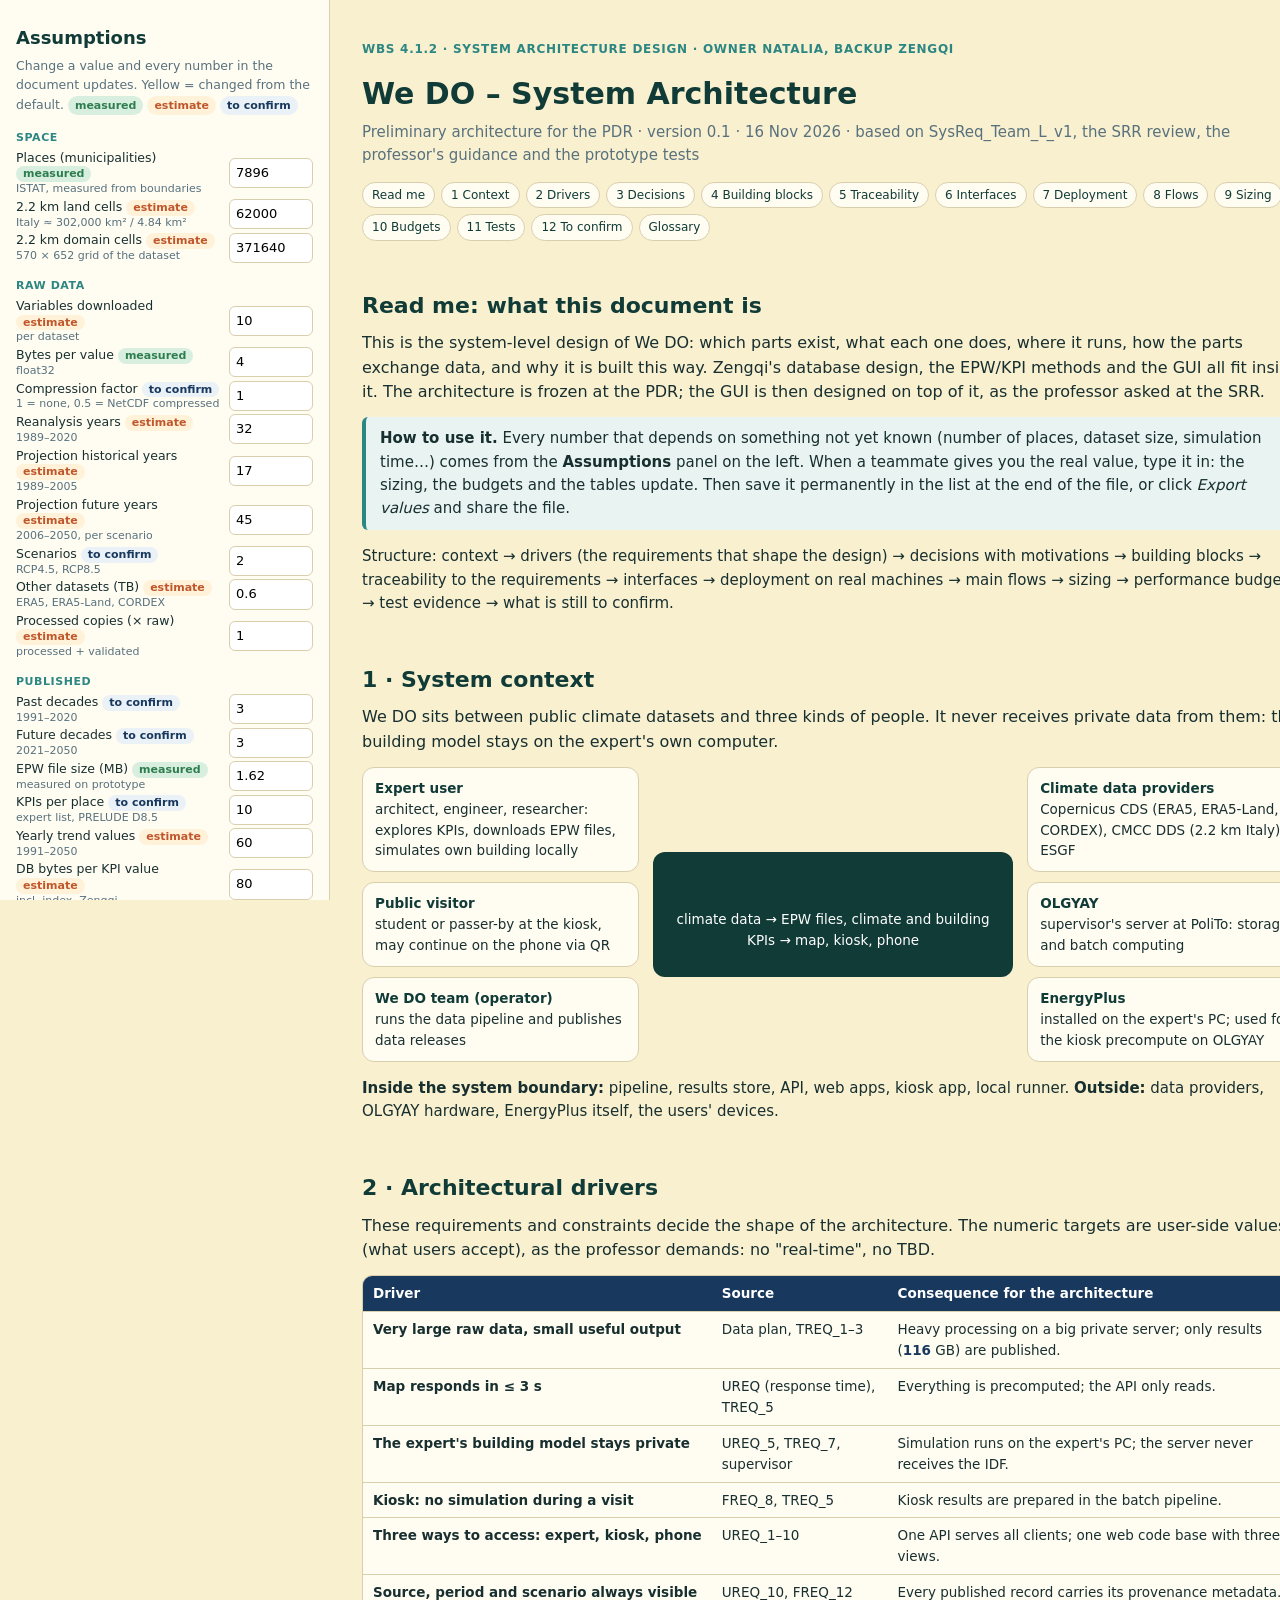
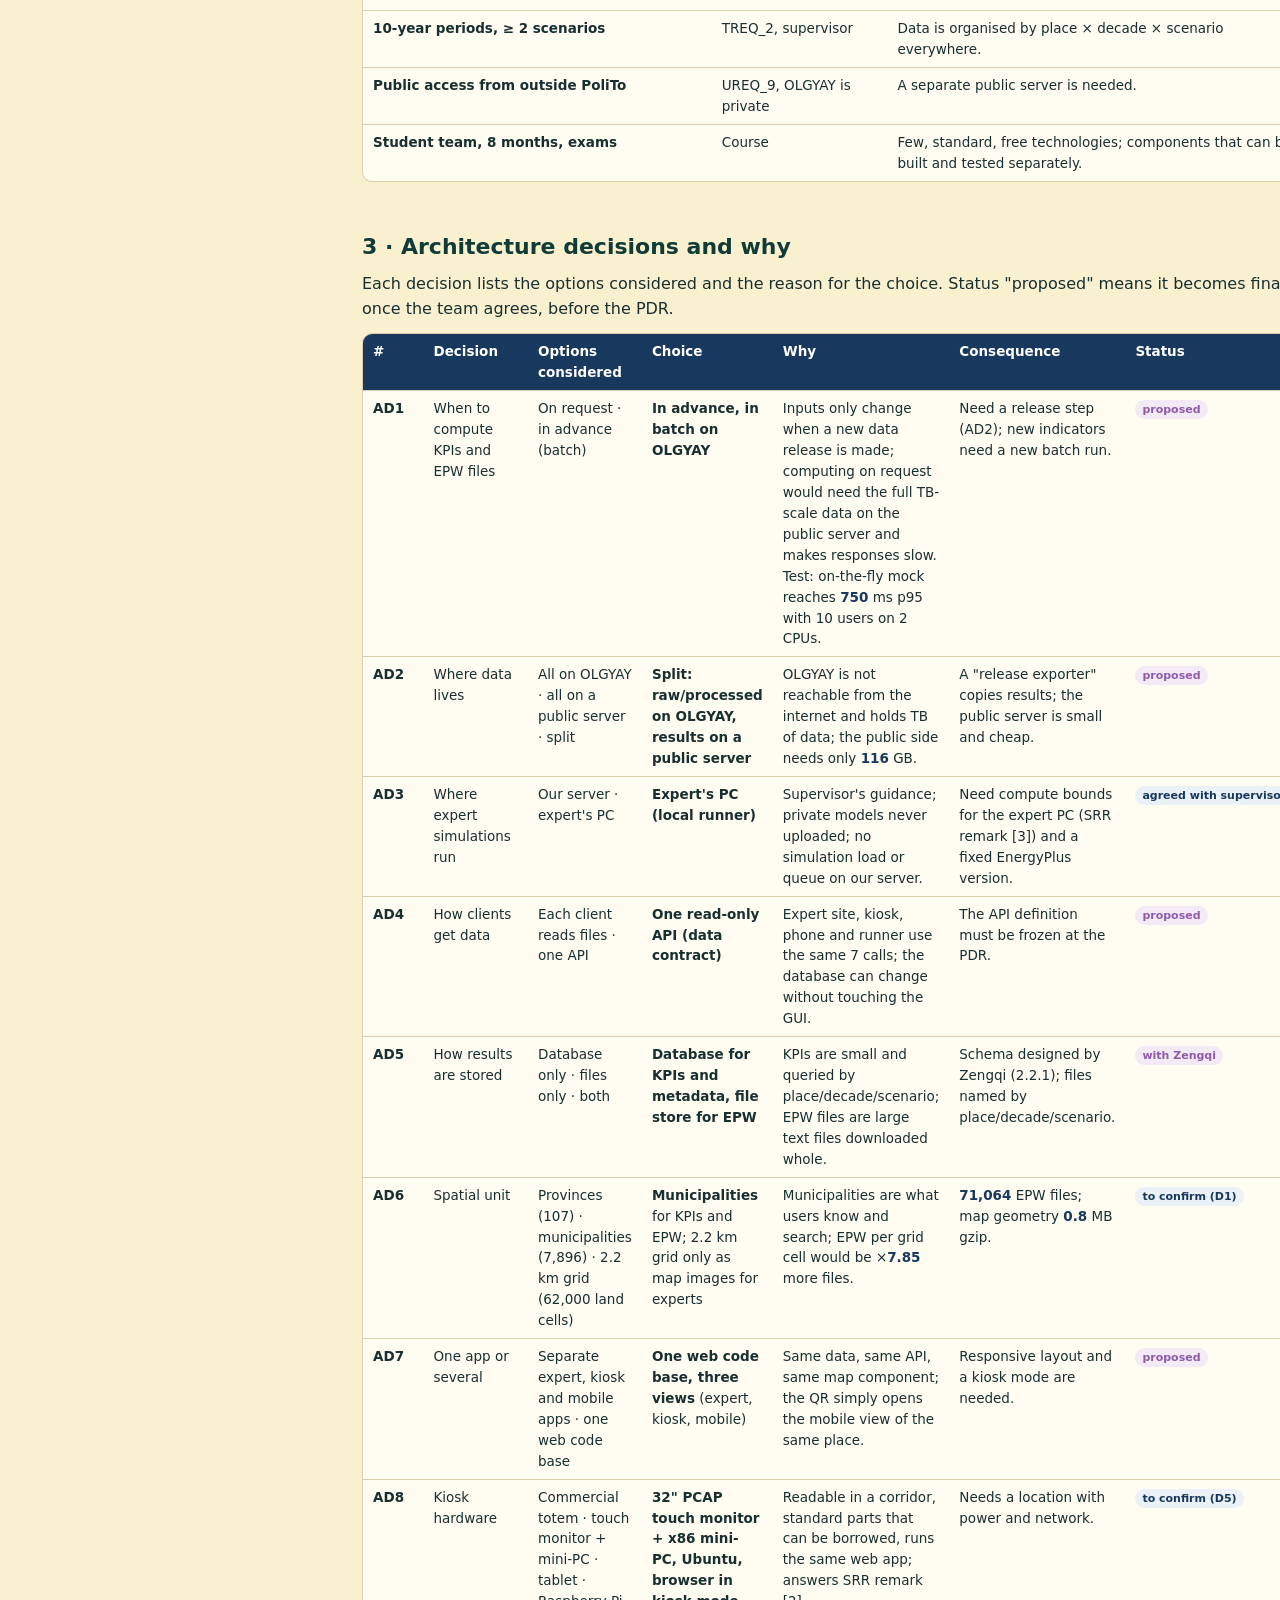
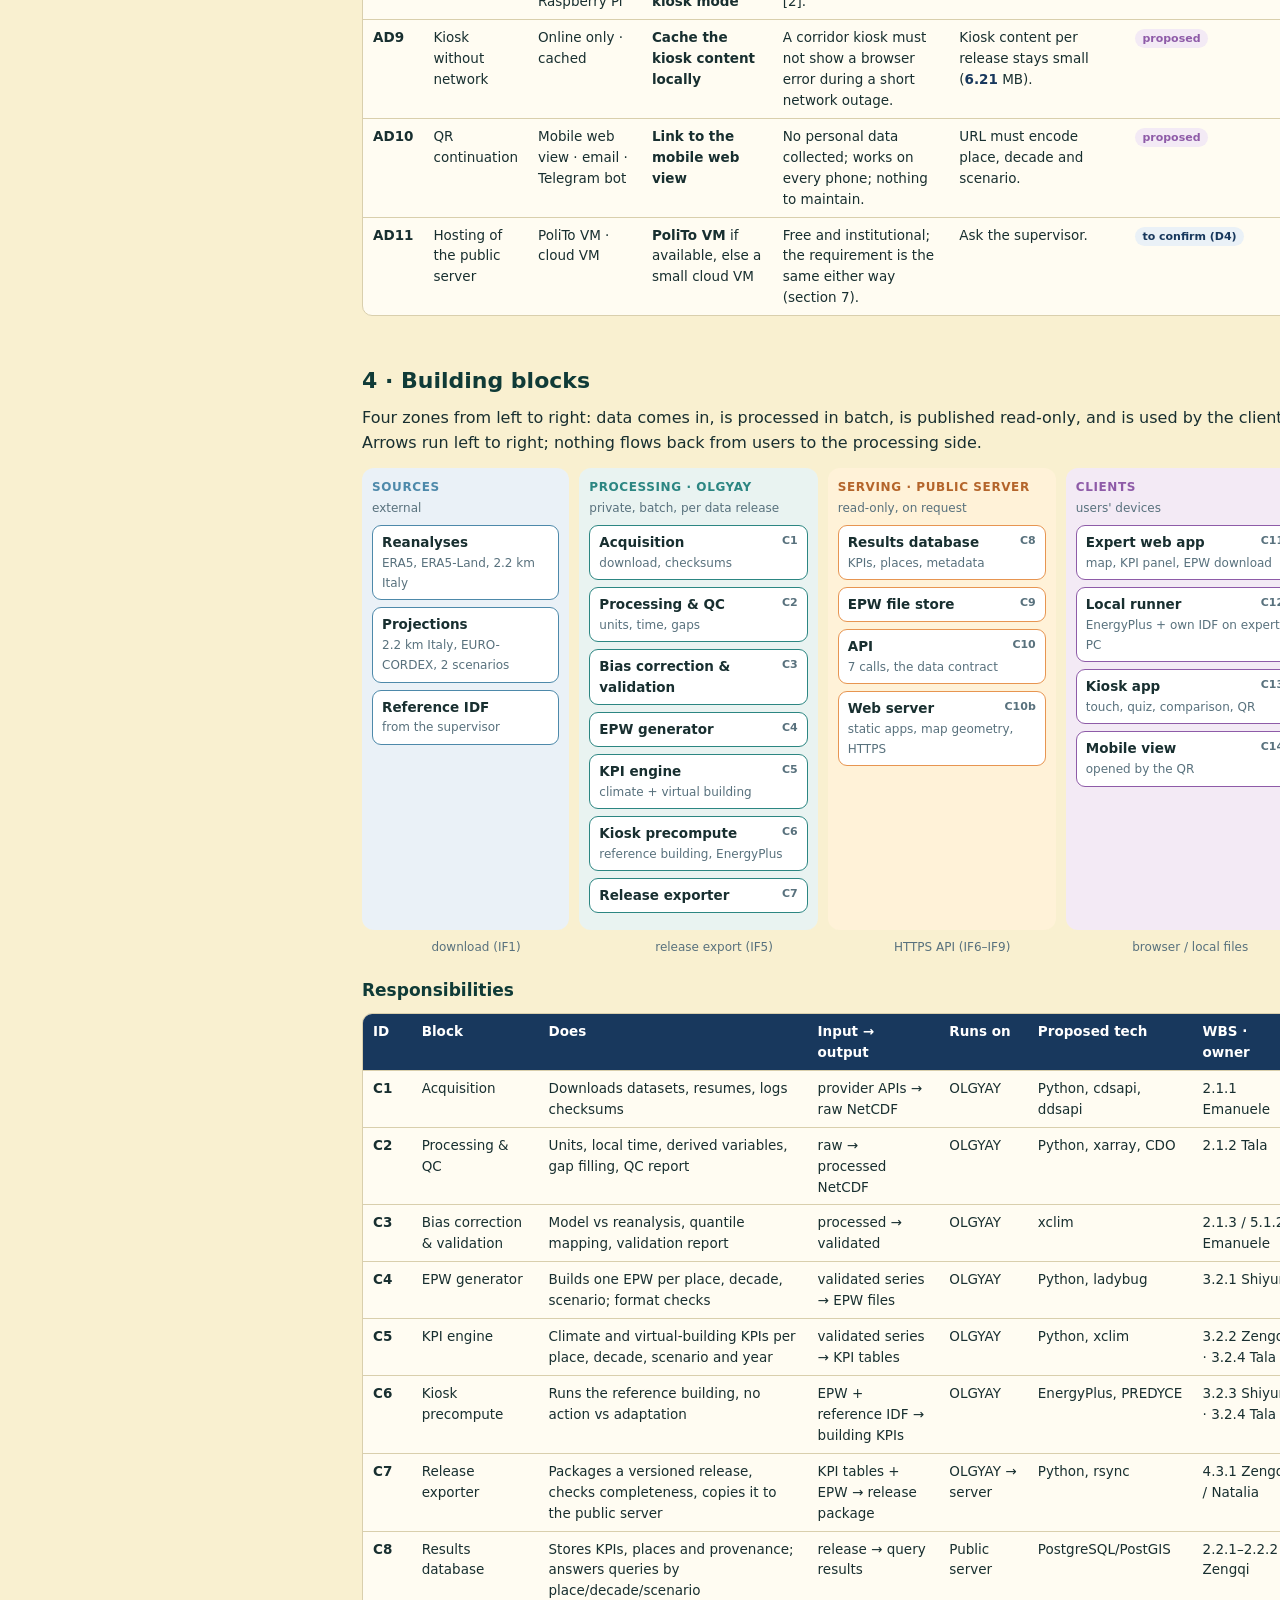
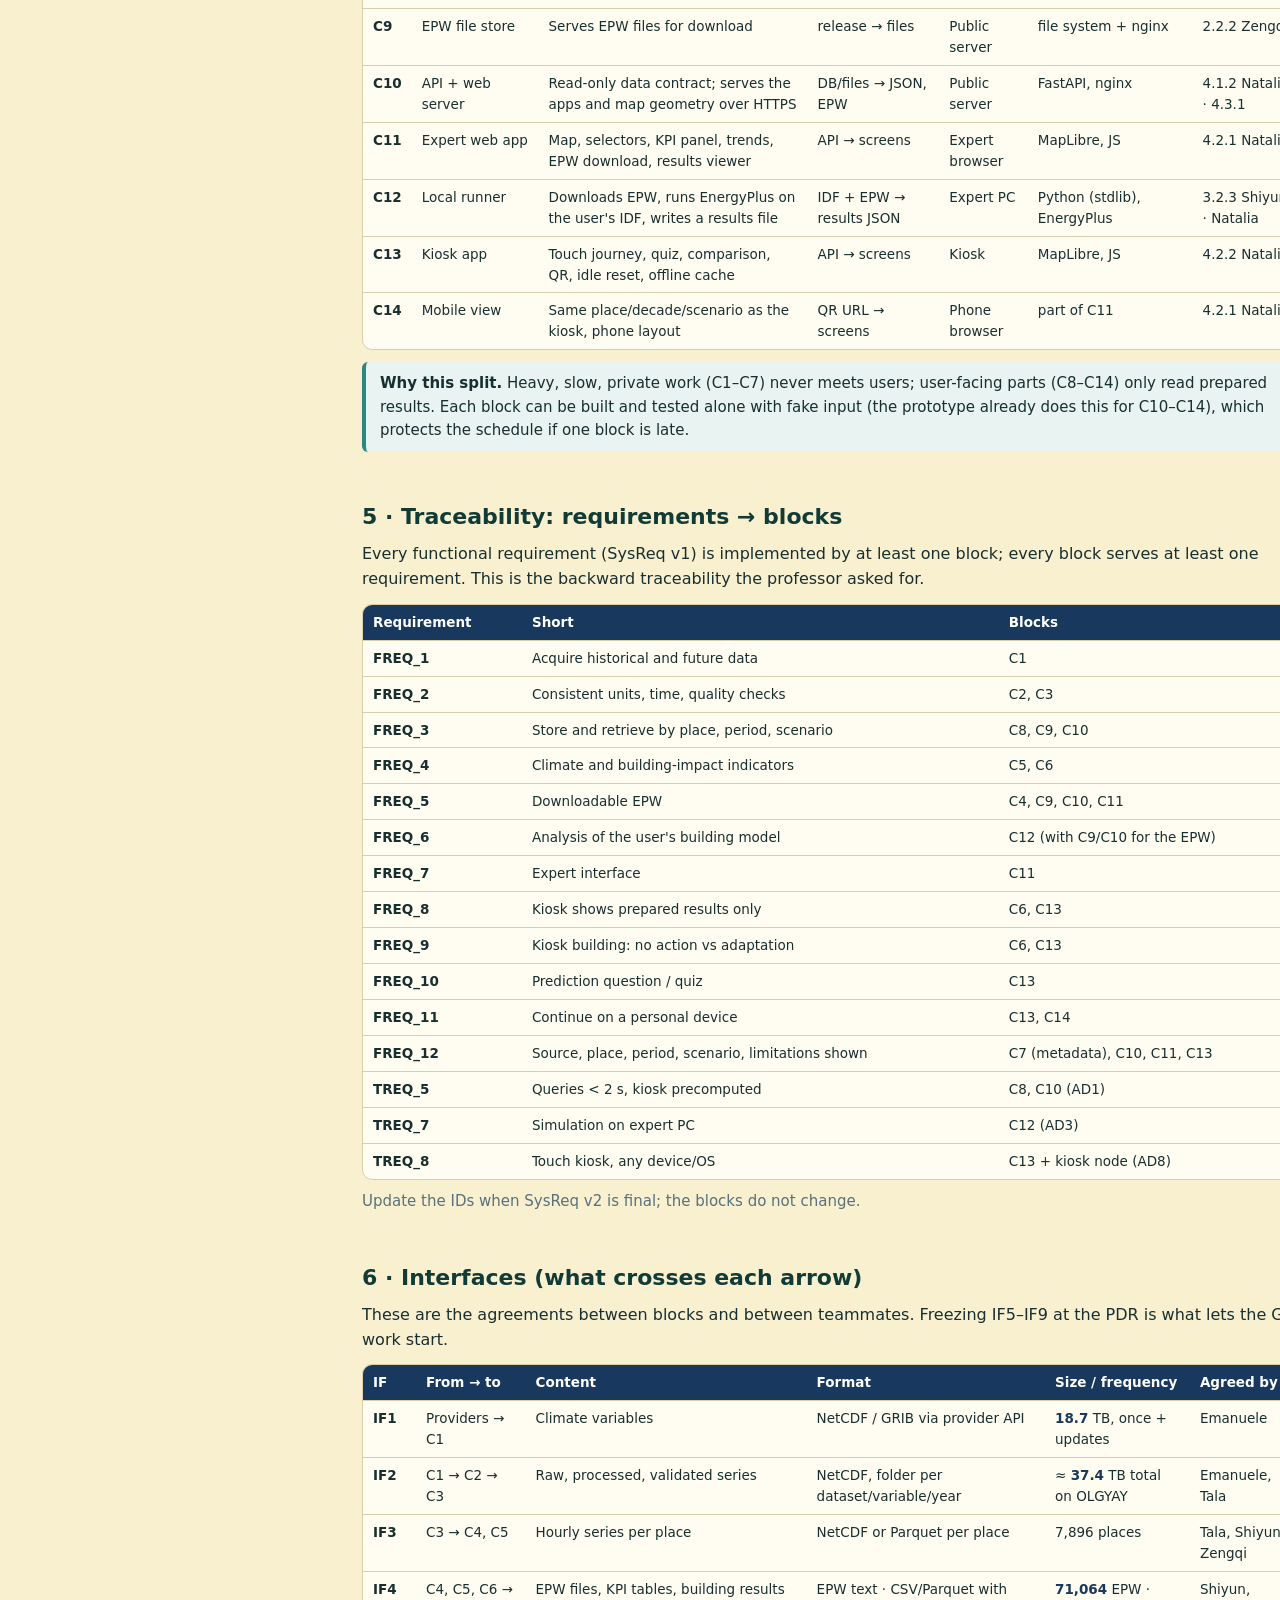
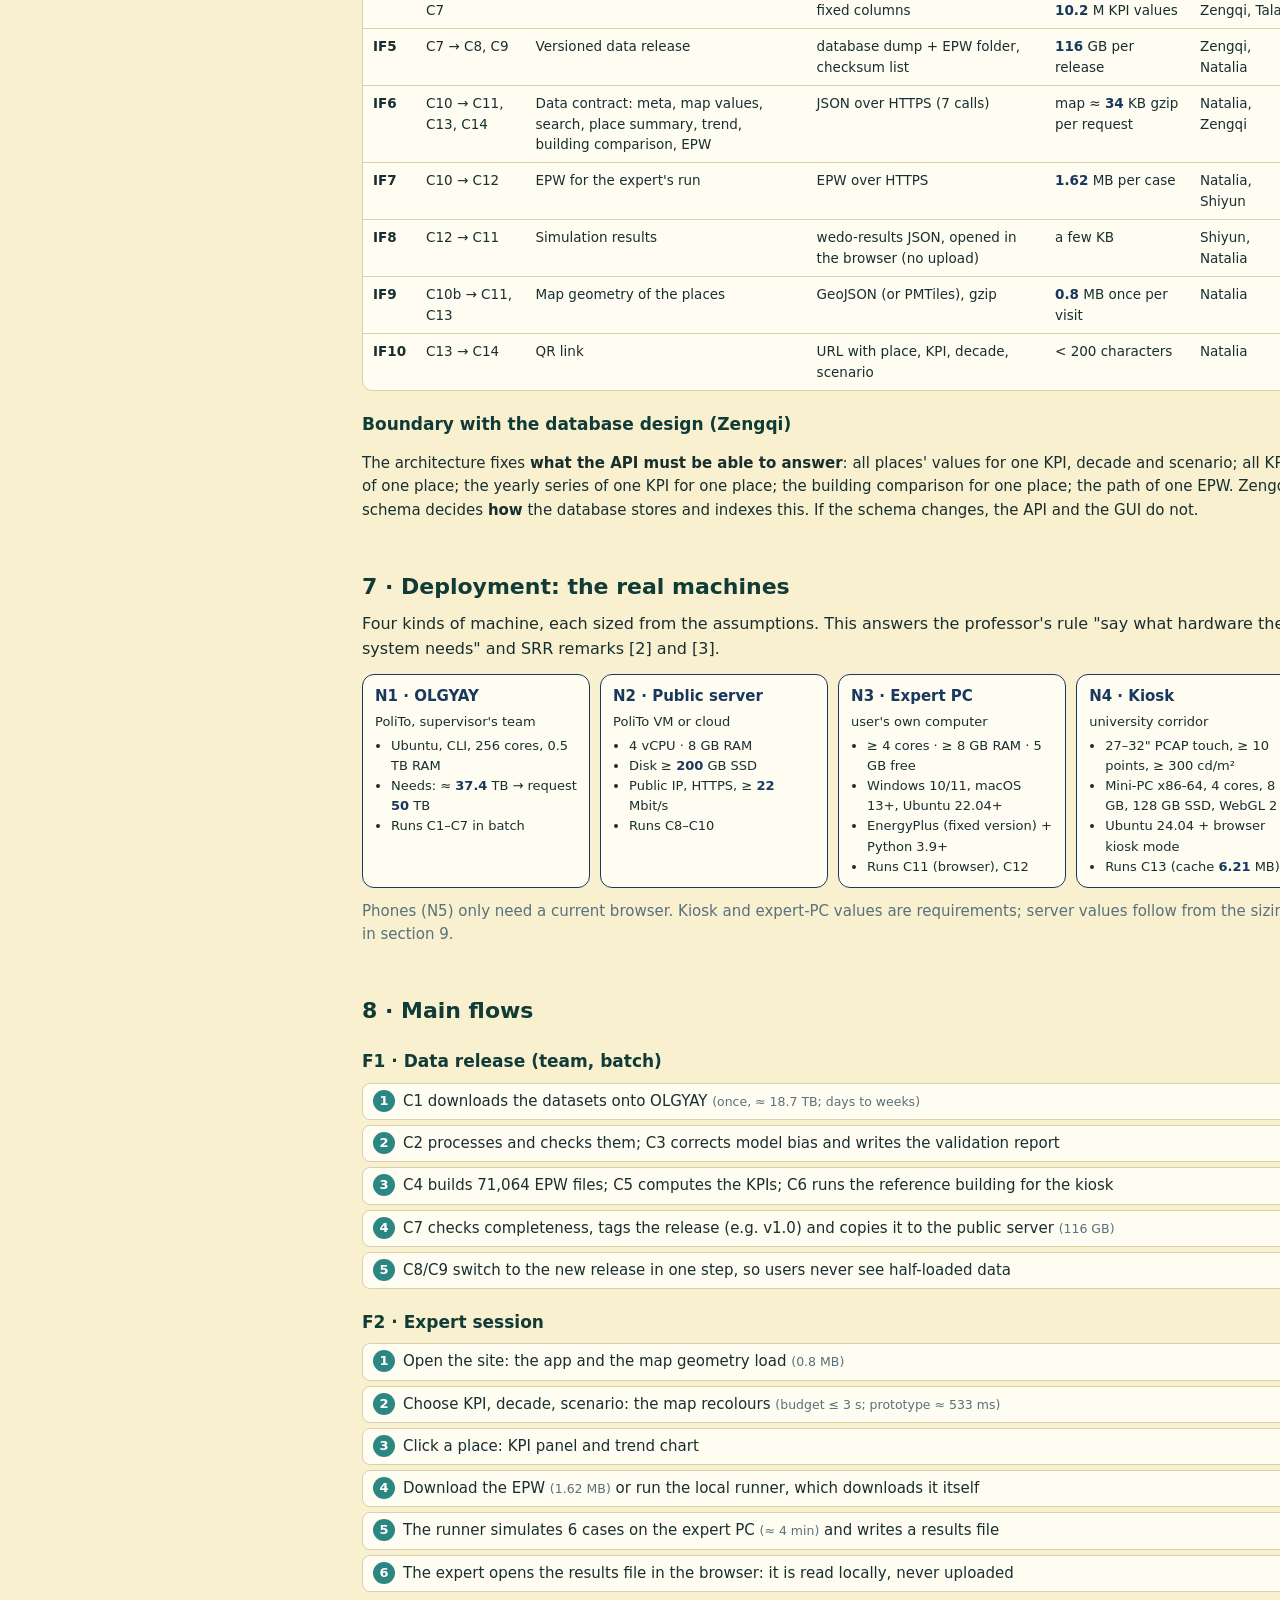
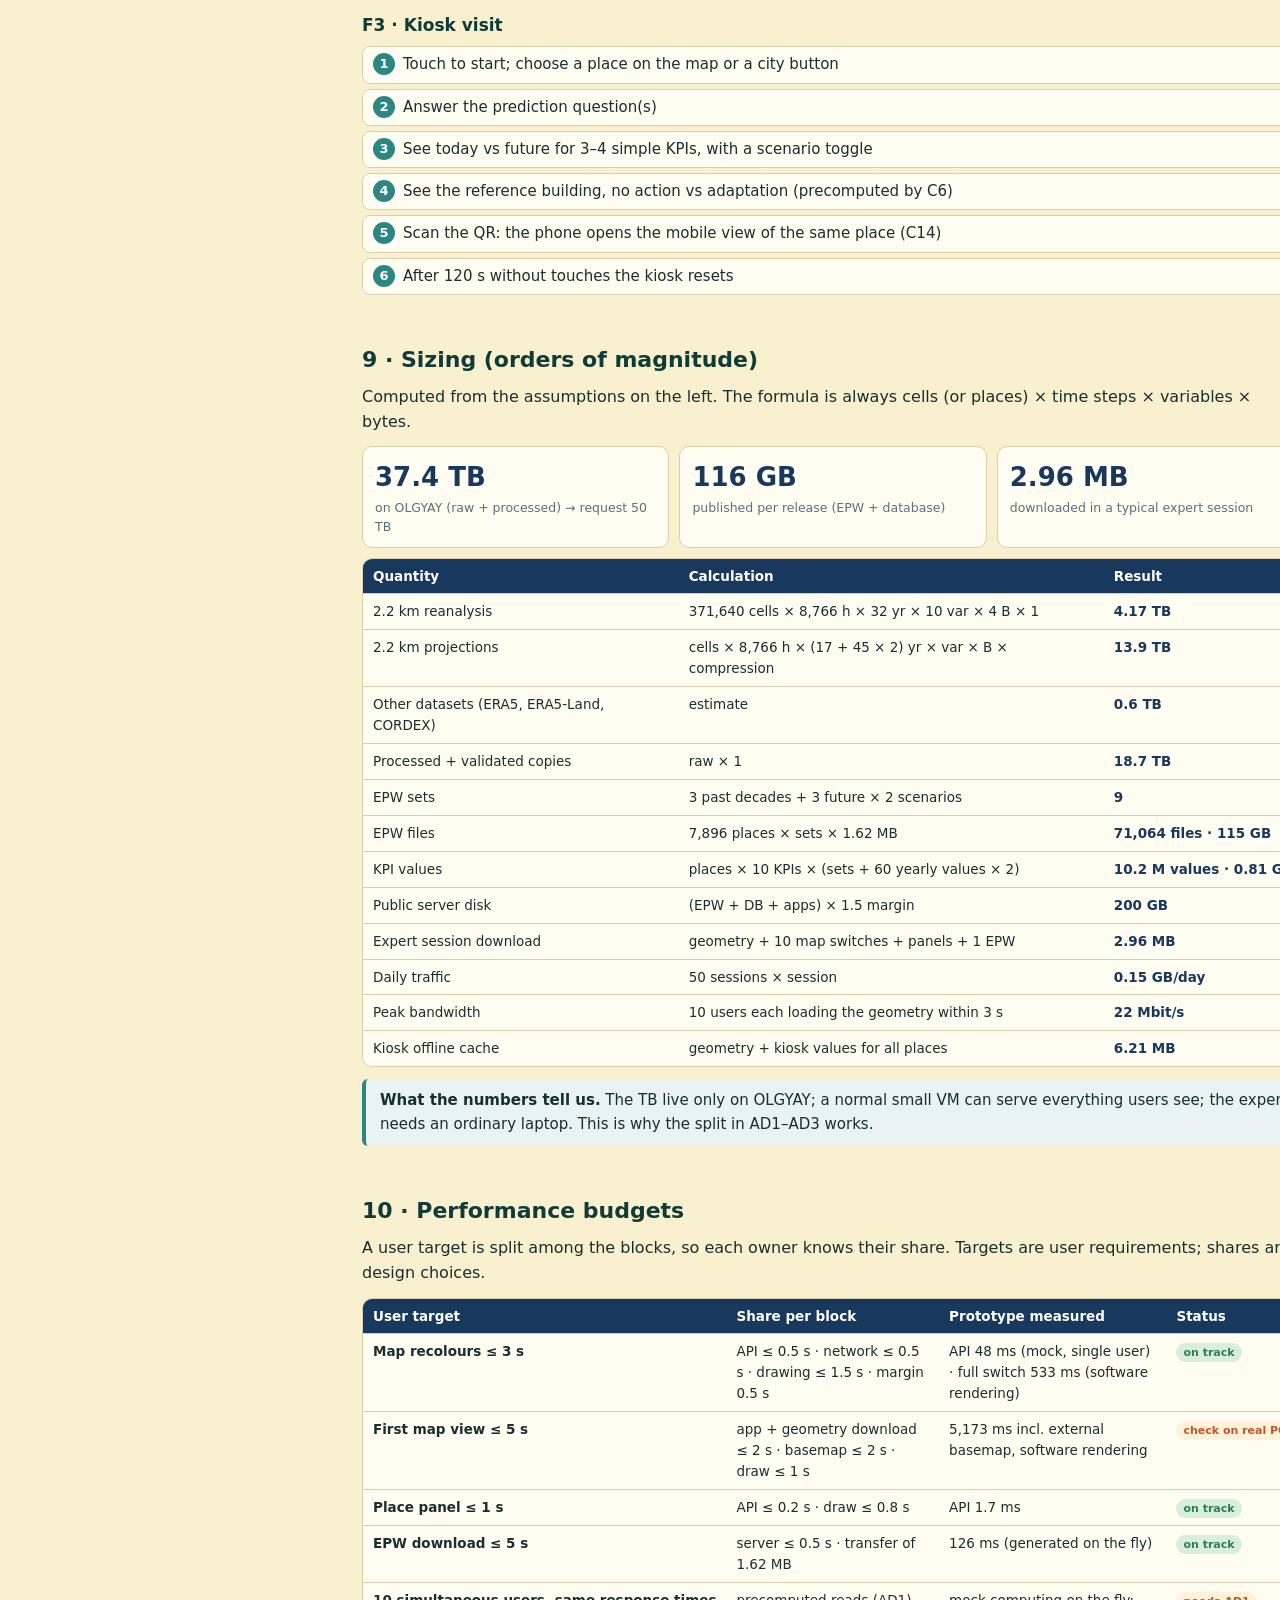
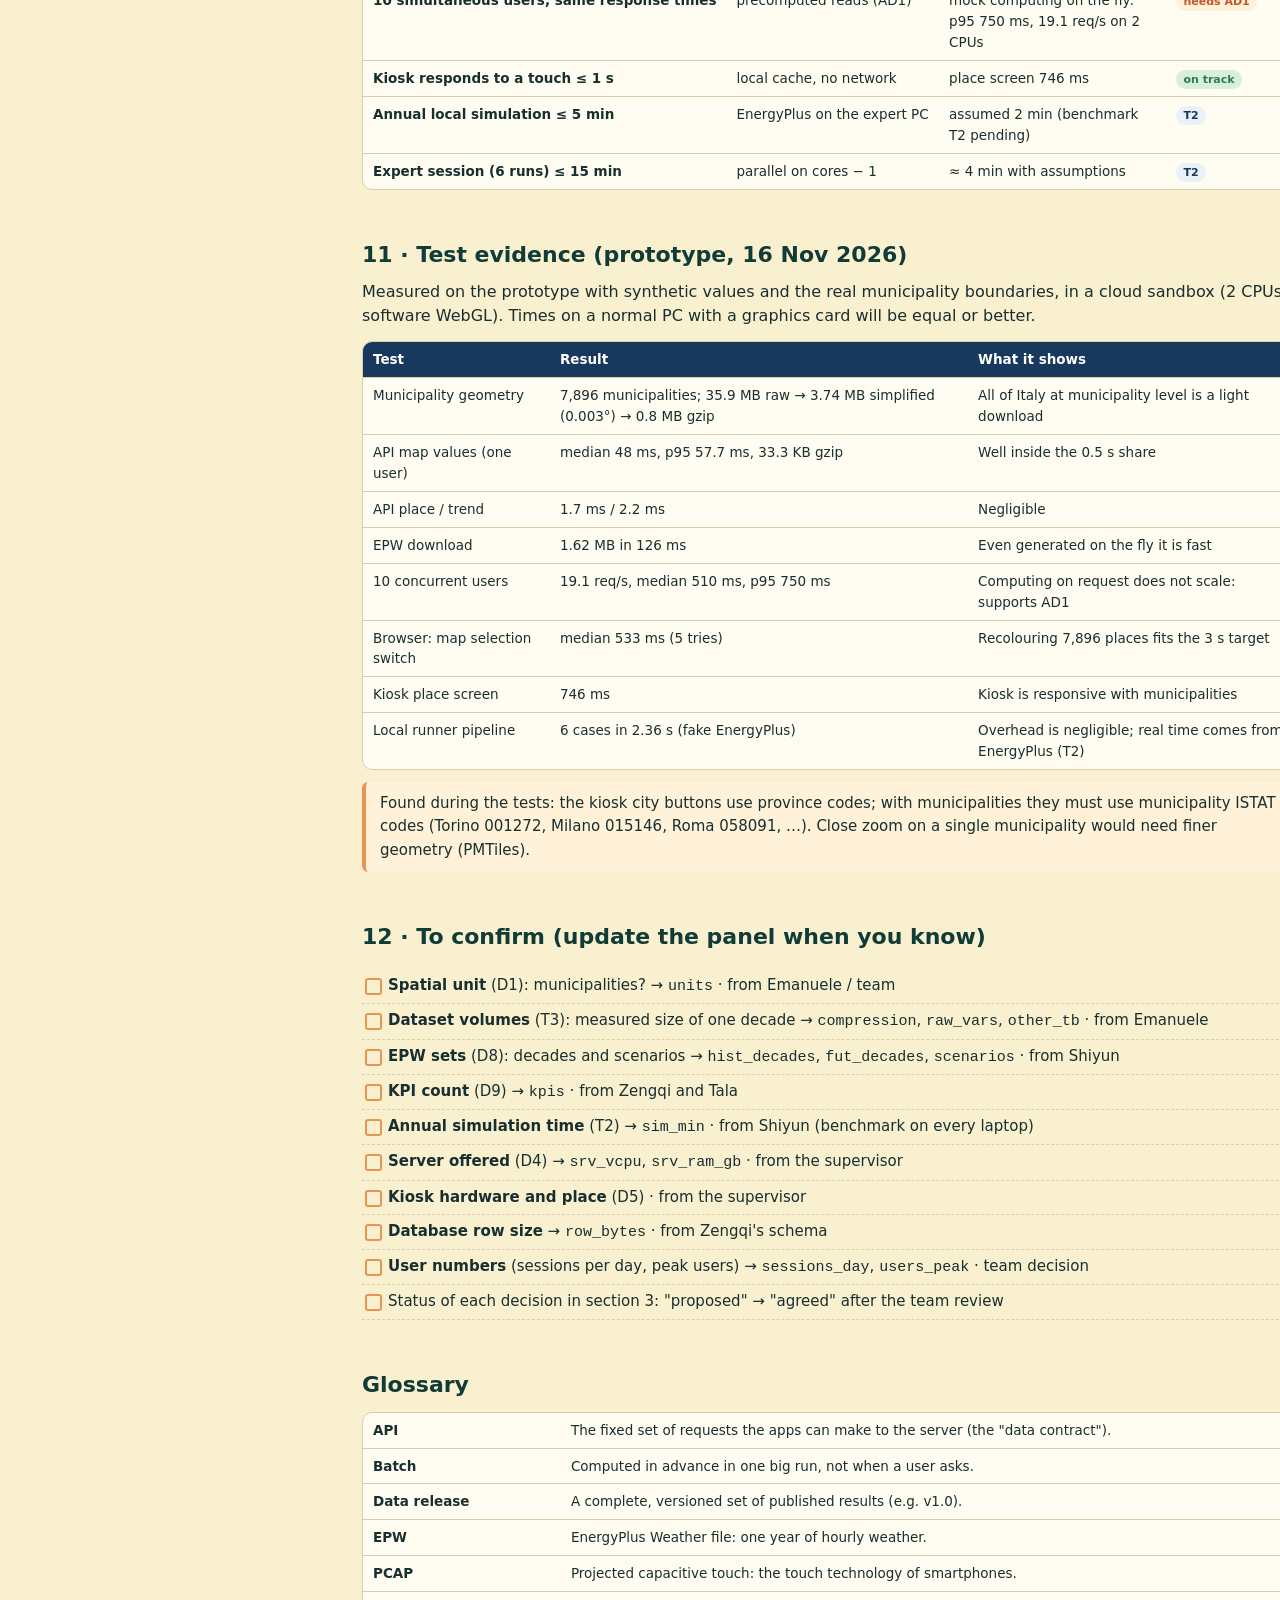
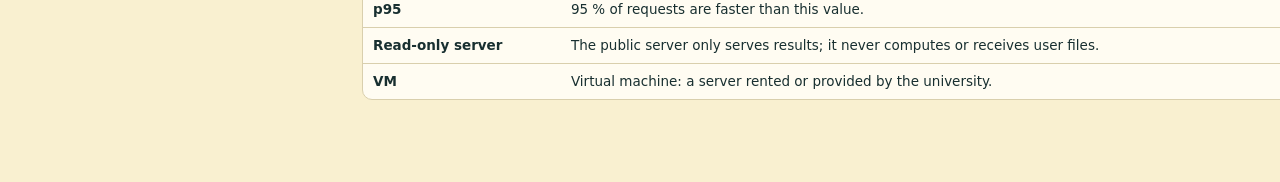
<file: docs/architecture.html>
<!doctype html>
<html lang="en">
<head>
<meta charset="utf-8">
<meta name="viewport" content="width=device-width, initial-scale=1">
<title>We DO – System Architecture</title>
<style>
:root{--bg:#f9f0d0;--paper:#fffcf2;--ink:#182f30;--title:#103b37;--muted:#58717d;--line:#d9cfad;--teal:#2c8682;--blue:#4d89aa;--orange:#e79551;--navy:#18385d;--lblue:#eaf1f7;--lteal:#e9f3f1;--lorange:#fff2d8;--lviolet:#f3eaf5;--violet:#8e5ba8;--todo:#c0562b;--ok:#2e7d4f}
*{box-sizing:border-box}
body{margin:0;background:var(--bg);color:var(--ink);font:15px/1.55 "Roboto Condensed","Segoe UI",system-ui,sans-serif}
.layout{display:grid;grid-template-columns:330px 1fr;min-height:100vh}
aside{position:sticky;top:0;height:100vh;overflow:auto;background:var(--paper);border-right:1px solid var(--line);padding:16px}
main{padding:28px 32px 80px;max-width:1150px}
h1{font-size:30px;margin:0 0 4px;color:var(--title)}
h2{font-size:22px;margin:40px 0 8px;color:var(--title);padding-top:8px}
h3{font-size:17px;margin:20px 0 6px;color:var(--title)}
.kicker{font-size:12px;font-weight:700;letter-spacing:.06em;color:var(--teal);text-transform:uppercase}
.lead{font-size:16px;margin:0 0 12px}
.sub{color:var(--muted);margin:0}
nav{display:flex;flex-wrap:wrap;gap:6px;margin:14px 0 0}
nav a{font-size:12px;color:var(--title);text-decoration:none;border:1px solid var(--line);border-radius:999px;padding:3px 9px;background:var(--paper)}
.tbl{overflow-x:auto;background:var(--paper);border:1px solid var(--line);border-radius:10px;margin:10px 0}
table{border-collapse:collapse;width:100%;font-size:13.5px}
th,td{text-align:left;padding:7px 10px;border-bottom:1px solid var(--line);vertical-align:top}
th{background:var(--navy);color:#fff;font-weight:600}
tr:last-child td{border-bottom:0}
td.k{font-weight:700;white-space:nowrap}
.v{font-weight:700;color:var(--navy);white-space:nowrap}
.note{background:var(--lorange);border-left:4px solid var(--orange);padding:10px 14px;border-radius:6px;margin:12px 0}
.why{background:var(--lteal);border-left:4px solid var(--teal);padding:10px 14px;border-radius:6px;margin:12px 0}
.tag{display:inline-block;font-size:11px;font-weight:700;padding:1px 7px;border-radius:999px;white-space:nowrap}
.t-meas{background:#d8efe0;color:var(--ok)}.t-est{background:var(--lorange);color:var(--todo)}.t-conf{background:var(--lblue);color:var(--navy)}.t-dec{background:var(--lviolet);color:var(--violet)}
/* assumptions panel */
aside h2{margin:0 0 4px;font-size:18px}
aside .grp{font-size:11px;font-weight:700;color:var(--teal);text-transform:uppercase;margin:14px 0 4px;letter-spacing:.05em}
.a{display:grid;grid-template-columns:1fr 84px;gap:6px;align-items:center;margin:3px 0}
.a label{font-size:12.5px;line-height:1.25}
.a label small{display:block;color:var(--muted);font-size:11px}
.a input{width:84px;padding:4px 6px;border:1px solid var(--line);border-radius:6px;font:inherit;font-size:13px;background:#fff}
.a input.changed{background:#fff3c4;border-color:var(--orange)}
.btns{display:flex;flex-wrap:wrap;gap:6px;margin-top:12px}
.btns button{font:inherit;font-size:12px;border:1px solid var(--title);background:#fff;color:var(--title);border-radius:6px;padding:4px 8px;cursor:pointer}
/* diagrams */
.lanes{display:grid;grid-template-columns:1fr 1.15fr 1.1fr 1.15fr;gap:10px;margin:12px 0}
.lane{border-radius:12px;padding:10px;min-width:0}
.lane h4{margin:0 0 2px;font-size:12px;letter-spacing:.05em;text-transform:uppercase}
.lane p.s{margin:0 0 8px;font-size:12px;color:var(--muted)}
.c{background:#fff;border:1.5px solid;border-radius:9px;padding:6px 9px;margin:7px 0;font-size:13px}
.c b{display:block;font-size:13.5px}
.c span{color:var(--muted);font-size:12px}
.c i{font-style:normal;font-size:11px;font-weight:700;float:right;color:var(--muted)}
.l1{background:var(--lblue)}.l1 h4{color:var(--blue)}.l1 .c{border-color:var(--blue)}
.l2{background:var(--lteal)}.l2 h4{color:var(--teal)}.l2 .c{border-color:var(--teal)}
.l3{background:var(--lorange)}.l3 h4{color:#b4652b}.l3 .c{border-color:var(--orange)}
.l4{background:var(--lviolet)}.l4 h4{color:var(--violet)}.l4 .c{border-color:var(--violet)}
.flowline{display:grid;grid-template-columns:repeat(4,1fr);gap:10px;font-size:12px;color:var(--muted);text-align:center;margin-top:-4px}
.ctx{display:grid;grid-template-columns:1fr 1.3fr 1fr;gap:14px;align-items:center;margin:12px 0}
.ctx .box{background:var(--paper);border:1.5px solid var(--line);border-radius:12px;padding:10px 12px;font-size:13.5px}
.ctx .sys{background:var(--title);color:#fff;border:0;text-align:center;padding:26px 14px}
.ctx .sys b{font-size:20px;display:block}
.ctx .box b{color:var(--title)}
.nodes{display:grid;grid-template-columns:repeat(4,1fr);gap:10px;margin:12px 0}
.node{background:var(--paper);border:1.5px solid var(--navy);border-radius:12px;padding:10px 12px;font-size:13px}
.node h4{margin:0 0 4px;color:var(--navy);font-size:15px}
.node ul{margin:4px 0 0;padding-left:16px}
.steps{counter-reset:s;list-style:none;padding:0;margin:8px 0}
.steps li{counter-increment:s;position:relative;padding:6px 10px 6px 40px;margin:5px 0;background:var(--paper);border:1px solid var(--line);border-radius:8px}
.steps li:before{content:counter(s);position:absolute;left:10px;top:6px;width:22px;height:22px;border-radius:50%;background:var(--teal);color:#fff;text-align:center;font-weight:700;font-size:13px;line-height:22px}
.steps li small{color:var(--muted)}
.grid3{display:grid;grid-template-columns:repeat(3,1fr);gap:10px}
.stat{background:var(--paper);border:1px solid var(--line);border-radius:10px;padding:10px 12px}
.stat .n{font-size:26px;font-weight:700;color:var(--navy)}
.stat .l{font-size:12.5px;color:var(--muted)}
.check{list-style:none;padding:0}.check li{padding:5px 0 5px 26px;position:relative;border-bottom:1px dashed var(--line)}
.check li:before{content:"";position:absolute;left:3px;top:9px;width:13px;height:13px;border:2px solid var(--orange);border-radius:3px}
@media (max-width:1000px){.layout{grid-template-columns:1fr}aside{position:static;height:auto}.lanes,.nodes{grid-template-columns:1fr 1fr}.ctx,.grid3{grid-template-columns:1fr}}
@media print{aside{display:none}.layout{display:block}body{background:#fff}}
</style>
</head>
<body>
<div class="layout">

<!-- ===================== ASSUMPTIONS PANEL ===================== -->
<aside>
  <h2>Assumptions</h2>
  <p class="sub" style="font-size:12.5px">Change a value and every number in the document updates. Yellow = changed from the default. <span class="tag t-meas">measured</span> <span class="tag t-est">estimate</span> <span class="tag t-conf">to confirm</span></p>
  <div id="panel"></div>
  <div class="btns">
    <button id="exp">Export values</button>
    <button id="imp">Import values</button>
    <button id="rst">Reset defaults</button>
    <input type="file" id="impf" accept=".json" hidden>
  </div>
  <p class="sub" style="font-size:11.5px;margin-top:10px">To make a change permanent for everyone: edit the <code>ASSUMPTIONS</code> list at the bottom of this file (each line says where the value comes from).</p>
</aside>

<main>
<p class="kicker">WBS 4.1.2 · System architecture design · owner Natalia, backup Zengqi</p>
<h1>We DO – System Architecture</h1>
<p class="sub">Preliminary architecture for the PDR · version 0.1 · 16 Nov 2026 · based on SysReq_Team_L_v1, the SRR review, the professor's guidance and the prototype tests</p>
<nav>
  <a href="#read">Read me</a><a href="#context">1 Context</a><a href="#drivers">2 Drivers</a><a href="#decisions">3 Decisions</a><a href="#blocks">4 Building blocks</a><a href="#trace">5 Traceability</a><a href="#interfaces">6 Interfaces</a><a href="#deploy">7 Deployment</a><a href="#flows">8 Flows</a><a href="#sizing">9 Sizing</a><a href="#perf">10 Budgets</a><a href="#evidence">11 Tests</a><a href="#open">12 To confirm</a><a href="#gloss">Glossary</a>
</nav>

<section id="read">
<h2>Read me: what this document is</h2>
<p class="lead">This is the system-level design of We DO: which parts exist, what each one does, where it runs, how the parts exchange data, and why it is built this way. Zengqi's database design, the EPW/KPI methods and the GUI all fit inside it. The architecture is frozen at the PDR; the GUI is then designed on top of it, as the professor asked at the SRR.</p>
<div class="why"><b>How to use it.</b> Every number that depends on something not yet known (number of places, dataset size, simulation time…) comes from the <b>Assumptions</b> panel on the left. When a teammate gives you the real value, type it in: the sizing, the budgets and the tables update. Then save it permanently in the list at the end of the file, or click <i>Export values</i> and share the file.</div>
<p>Structure: context → drivers (the requirements that shape the design) → decisions with motivations → building blocks → traceability to the requirements → interfaces → deployment on real machines → main flows → sizing → performance budgets → test evidence → what is still to confirm.</p>
</section>

<!-- 1 CONTEXT -->
<section id="context">
<h2>1 · System context</h2>
<p class="lead">We DO sits between public climate datasets and three kinds of people. It never receives private data from them: the building model stays on the expert's own computer.</p>
<div class="ctx">
  <div>
    <div class="box"><b>Expert user</b><br>architect, engineer, researcher: explores KPIs, downloads EPW files, simulates own building locally</div>
    <div class="box" style="margin-top:10px"><b>Public visitor</b><br>student or passer-by at the kiosk, may continue on the phone via QR</div>
    <div class="box" style="margin-top:10px"><b>We DO team (operator)</b><br>runs the data pipeline and publishes data releases</div>
  </div>
  <div class="box sys"><b>We DO</b>climate data → EPW files, climate and building KPIs → map, kiosk, phone</div>
  <div>
    <div class="box"><b>Climate data providers</b><br>Copernicus CDS (ERA5, ERA5-Land, CORDEX), CMCC DDS (2.2 km Italy), ESGF</div>
    <div class="box" style="margin-top:10px"><b>OLGYAY</b><br>supervisor's server at PoliTo: storage and batch computing</div>
    <div class="box" style="margin-top:10px"><b>EnergyPlus</b><br>installed on the expert's PC; used for the kiosk precompute on OLGYAY</div>
  </div>
</div>
<p><b>Inside the system boundary:</b> pipeline, results store, API, web apps, kiosk app, local runner. <b>Outside:</b> data providers, OLGYAY hardware, EnergyPlus itself, the users' devices.</p>
</section>

<!-- 2 DRIVERS -->
<section id="drivers">
<h2>2 · Architectural drivers</h2>
<p class="lead">These requirements and constraints decide the shape of the architecture. The numeric targets are user-side values (what users accept), as the professor demands: no "real-time", no TBD.</p>
<div class="tbl"><table>
<tr><th>Driver</th><th>Source</th><th>Consequence for the architecture</th></tr>
<tr><td class="k">Very large raw data, small useful output</td><td>Data plan, TREQ_1–3</td><td>Heavy processing on a big private server; only results (<span class="v" data-c="pub_total_gb"></span> GB) are published.</td></tr>
<tr><td class="k">Map responds in ≤ <span data-a="map_target_s"></span> s</td><td>UREQ (response time), TREQ_5</td><td>Everything is precomputed; the API only reads.</td></tr>
<tr><td class="k">The expert's building model stays private</td><td>UREQ_5, TREQ_7, supervisor</td><td>Simulation runs on the expert's PC; the server never receives the IDF.</td></tr>
<tr><td class="k">Kiosk: no simulation during a visit</td><td>FREQ_8, TREQ_5</td><td>Kiosk results are prepared in the batch pipeline.</td></tr>
<tr><td class="k">Three ways to access: expert, kiosk, phone</td><td>UREQ_1–10</td><td>One API serves all clients; one web code base with three views.</td></tr>
<tr><td class="k">Source, period and scenario always visible</td><td>UREQ_10, FREQ_12</td><td>Every published record carries its provenance metadata.</td></tr>
<tr><td class="k">10-year periods, ≥ 2 scenarios</td><td>TREQ_2, supervisor</td><td>Data is organised by place × decade × scenario everywhere.</td></tr>
<tr><td class="k">Public access from outside PoliTo</td><td>UREQ_9, OLGYAY is private</td><td>A separate public server is needed.</td></tr>
<tr><td class="k">Student team, 8 months, exams</td><td>Course</td><td>Few, standard, free technologies; components that can be built and tested separately.</td></tr>
</table></div>
</section>

<!-- 3 DECISIONS -->
<section id="decisions">
<h2>3 · Architecture decisions and why</h2>
<p class="lead">Each decision lists the options considered and the reason for the choice. Status "proposed" means it becomes final once the team agrees, before the PDR.</p>
<div class="tbl"><table>
<tr><th>#</th><th>Decision</th><th>Options considered</th><th>Choice</th><th>Why</th><th>Consequence</th><th>Status</th></tr>
<tr><td class="k">AD1</td><td>When to compute KPIs and EPW files</td><td>On request · in advance (batch)</td><td><b>In advance, in batch on OLGYAY</b></td><td>Inputs only change when a new data release is made; computing on request would need the full TB-scale data on the public server and makes responses slow. Test: on-the-fly mock reaches <span class="v" data-e="load_p95"></span> ms p95 with 10 users on 2 CPUs.</td><td>Need a release step (AD2); new indicators need a new batch run.</td><td><span class="tag t-dec">proposed</span></td></tr>
<tr><td class="k">AD2</td><td>Where data lives</td><td>All on OLGYAY · all on a public server · split</td><td><b>Split: raw/processed on OLGYAY, results on a public server</b></td><td>OLGYAY is not reachable from the internet and holds TB of data; the public side needs only <span class="v" data-c="pub_total_gb"></span> GB.</td><td>A "release exporter" copies results; the public server is small and cheap.</td><td><span class="tag t-dec">proposed</span></td></tr>
<tr><td class="k">AD3</td><td>Where expert simulations run</td><td>Our server · expert's PC</td><td><b>Expert's PC (local runner)</b></td><td>Supervisor's guidance; private models never uploaded; no simulation load or queue on our server.</td><td>Need compute bounds for the expert PC (SRR remark [3]) and a fixed EnergyPlus version.</td><td><span class="tag t-conf">agreed with supervisor</span></td></tr>
<tr><td class="k">AD4</td><td>How clients get data</td><td>Each client reads files · one API</td><td><b>One read-only API (data contract)</b></td><td>Expert site, kiosk, phone and runner use the same 7 calls; the database can change without touching the GUI.</td><td>The API definition must be frozen at the PDR.</td><td><span class="tag t-dec">proposed</span></td></tr>
<tr><td class="k">AD5</td><td>How results are stored</td><td>Database only · files only · both</td><td><b>Database for KPIs and metadata, file store for EPW</b></td><td>KPIs are small and queried by place/decade/scenario; EPW files are large text files downloaded whole.</td><td>Schema designed by Zengqi (2.2.1); files named by place/decade/scenario.</td><td><span class="tag t-dec">with Zengqi</span></td></tr>
<tr><td class="k">AD6</td><td>Spatial unit</td><td>Provinces (107) · municipalities (<span data-a="units"></span>) · 2.2 km grid (<span data-a="grid_cells_land"></span> land cells)</td><td><b>Municipalities</b> for KPIs and EPW; 2.2 km grid only as map images for experts</td><td>Municipalities are what users know and search; EPW per grid cell would be ×<span class="v" data-c="grid_vs_units"></span> more files.</td><td><span class="v" data-c="epw_files"></span> EPW files; map geometry <span class="v" data-e="geo_gzip_mb"></span> MB gzip.</td><td><span class="tag t-conf">to confirm (D1)</span></td></tr>
<tr><td class="k">AD7</td><td>One app or several</td><td>Separate expert, kiosk and mobile apps · one web code base</td><td><b>One web code base, three views</b> (expert, kiosk, mobile)</td><td>Same data, same API, same map component; the QR simply opens the mobile view of the same place.</td><td>Responsive layout and a kiosk mode are needed.</td><td><span class="tag t-dec">proposed</span></td></tr>
<tr><td class="k">AD8</td><td>Kiosk hardware</td><td>Commercial totem · touch monitor + mini-PC · tablet · Raspberry Pi</td><td><b>32" PCAP touch monitor + x86 mini-PC, Ubuntu, browser in kiosk mode</b></td><td>Readable in a corridor, standard parts that can be borrowed, runs the same web app; answers SRR remark [2].</td><td>Needs a location with power and network.</td><td><span class="tag t-conf">to confirm (D5)</span></td></tr>
<tr><td class="k">AD9</td><td>Kiosk without network</td><td>Online only · cached</td><td><b>Cache the kiosk content locally</b></td><td>A corridor kiosk must not show a browser error during a short network outage.</td><td>Kiosk content per release stays small (<span class="v" data-c="kiosk_cache_mb"></span> MB).</td><td><span class="tag t-dec">proposed</span></td></tr>
<tr><td class="k">AD10</td><td>QR continuation</td><td>Mobile web view · email · Telegram bot</td><td><b>Link to the mobile web view</b></td><td>No personal data collected; works on every phone; nothing to maintain.</td><td>URL must encode place, decade and scenario.</td><td><span class="tag t-dec">proposed</span></td></tr>
<tr><td class="k">AD11</td><td>Hosting of the public server</td><td>PoliTo VM · cloud VM</td><td><b>PoliTo VM</b> if available, else a small cloud VM</td><td>Free and institutional; the requirement is the same either way (section 7).</td><td>Ask the supervisor.</td><td><span class="tag t-conf">to confirm (D4)</span></td></tr>
</table></div>
</section>

<!-- 4 BLOCKS -->
<section id="blocks">
<h2>4 · Building blocks</h2>
<p class="lead">Four zones from left to right: data comes in, is processed in batch, is published read-only, and is used by the clients. Arrows run left to right; nothing flows back from users to the processing side.</p>
<div class="lanes">
  <div class="lane l1"><h4>Sources</h4><p class="s">external</p>
    <div class="c"><b>Reanalyses</b><span>ERA5, ERA5-Land, 2.2 km Italy</span></div>
    <div class="c"><b>Projections</b><span>2.2 km Italy, EURO-CORDEX, 2 scenarios</span></div>
    <div class="c"><b>Reference IDF</b><span>from the supervisor</span></div>
  </div>
  <div class="lane l2"><h4>Processing · OLGYAY</h4><p class="s">private, batch, per data release</p>
    <div class="c"><i>C1</i><b>Acquisition</b><span>download, checksums</span></div>
    <div class="c"><i>C2</i><b>Processing & QC</b><span>units, time, gaps</span></div>
    <div class="c"><i>C3</i><b>Bias correction & validation</b></div>
    <div class="c"><i>C4</i><b>EPW generator</b></div>
    <div class="c"><i>C5</i><b>KPI engine</b><span>climate + virtual building</span></div>
    <div class="c"><i>C6</i><b>Kiosk precompute</b><span>reference building, EnergyPlus</span></div>
    <div class="c"><i>C7</i><b>Release exporter</b></div>
  </div>
  <div class="lane l3"><h4>Serving · public server</h4><p class="s">read-only, on request</p>
    <div class="c"><i>C8</i><b>Results database</b><span>KPIs, places, metadata</span></div>
    <div class="c"><i>C9</i><b>EPW file store</b></div>
    <div class="c"><i>C10</i><b>API</b><span>7 calls, the data contract</span></div>
    <div class="c"><i>C10b</i><b>Web server</b><span>static apps, map geometry, HTTPS</span></div>
  </div>
  <div class="lane l4"><h4>Clients</h4><p class="s">users' devices</p>
    <div class="c"><i>C11</i><b>Expert web app</b><span>map, KPI panel, EPW download</span></div>
    <div class="c"><i>C12</i><b>Local runner</b><span>EnergyPlus + own IDF on expert PC</span></div>
    <div class="c"><i>C13</i><b>Kiosk app</b><span>touch, quiz, comparison, QR</span></div>
    <div class="c"><i>C14</i><b>Mobile view</b><span>opened by the QR</span></div>
  </div>
</div>
<div class="flowline"><div>download (IF1)</div><div>release export (IF5)</div><div>HTTPS API (IF6–IF9)</div><div>browser / local files</div></div>

<h3>Responsibilities</h3>
<div class="tbl"><table>
<tr><th>ID</th><th>Block</th><th>Does</th><th>Input → output</th><th>Runs on</th><th>Proposed tech</th><th>WBS · owner</th></tr>
<tr><td class="k">C1</td><td>Acquisition</td><td>Downloads datasets, resumes, logs checksums</td><td>provider APIs → raw NetCDF</td><td>OLGYAY</td><td>Python, cdsapi, ddsapi</td><td>2.1.1 Emanuele</td></tr>
<tr><td class="k">C2</td><td>Processing & QC</td><td>Units, local time, derived variables, gap filling, QC report</td><td>raw → processed NetCDF</td><td>OLGYAY</td><td>Python, xarray, CDO</td><td>2.1.2 Tala</td></tr>
<tr><td class="k">C3</td><td>Bias correction & validation</td><td>Model vs reanalysis, quantile mapping, validation report</td><td>processed → validated</td><td>OLGYAY</td><td>xclim</td><td>2.1.3 / 5.1.2 Emanuele</td></tr>
<tr><td class="k">C4</td><td>EPW generator</td><td>Builds one EPW per place, decade, scenario; format checks</td><td>validated series → EPW files</td><td>OLGYAY</td><td>Python, ladybug</td><td>3.2.1 Shiyun</td></tr>
<tr><td class="k">C5</td><td>KPI engine</td><td>Climate and virtual-building KPIs per place, decade, scenario and year</td><td>validated series → KPI tables</td><td>OLGYAY</td><td>Python, xclim</td><td>3.2.2 Zengqi · 3.2.4 Tala</td></tr>
<tr><td class="k">C6</td><td>Kiosk precompute</td><td>Runs the reference building, no action vs adaptation</td><td>EPW + reference IDF → building KPIs</td><td>OLGYAY</td><td>EnergyPlus, PREDYCE</td><td>3.2.3 Shiyun · 3.2.4 Tala</td></tr>
<tr><td class="k">C7</td><td>Release exporter</td><td>Packages a versioned release, checks completeness, copies it to the public server</td><td>KPI tables + EPW → release package</td><td>OLGYAY → server</td><td>Python, rsync</td><td>4.3.1 Zengqi / Natalia</td></tr>
<tr><td class="k">C8</td><td>Results database</td><td>Stores KPIs, places and provenance; answers queries by place/decade/scenario</td><td>release → query results</td><td>Public server</td><td>PostgreSQL/PostGIS</td><td>2.2.1–2.2.2 Zengqi</td></tr>
<tr><td class="k">C9</td><td>EPW file store</td><td>Serves EPW files for download</td><td>release → files</td><td>Public server</td><td>file system + nginx</td><td>2.2.2 Zengqi</td></tr>
<tr><td class="k">C10</td><td>API + web server</td><td>Read-only data contract; serves the apps and map geometry over HTTPS</td><td>DB/files → JSON, EPW</td><td>Public server</td><td>FastAPI, nginx</td><td>4.1.2 Natalia · 4.3.1</td></tr>
<tr><td class="k">C11</td><td>Expert web app</td><td>Map, selectors, KPI panel, trends, EPW download, results viewer</td><td>API → screens</td><td>Expert browser</td><td>MapLibre, JS</td><td>4.2.1 Natalia</td></tr>
<tr><td class="k">C12</td><td>Local runner</td><td>Downloads EPW, runs EnergyPlus on the user's IDF, writes a results file</td><td>IDF + EPW → results JSON</td><td>Expert PC</td><td>Python (stdlib), EnergyPlus</td><td>3.2.3 Shiyun · Natalia</td></tr>
<tr><td class="k">C13</td><td>Kiosk app</td><td>Touch journey, quiz, comparison, QR, idle reset, offline cache</td><td>API → screens</td><td>Kiosk</td><td>MapLibre, JS</td><td>4.2.2 Natalia</td></tr>
<tr><td class="k">C14</td><td>Mobile view</td><td>Same place/decade/scenario as the kiosk, phone layout</td><td>QR URL → screens</td><td>Phone browser</td><td>part of C11</td><td>4.2.1 Natalia</td></tr>
</table></div>
<div class="why"><b>Why this split.</b> Heavy, slow, private work (C1–C7) never meets users; user-facing parts (C8–C14) only read prepared results. Each block can be built and tested alone with fake input (the prototype already does this for C10–C14), which protects the schedule if one block is late.</div>
</section>

<!-- 5 TRACE -->
<section id="trace">
<h2>5 · Traceability: requirements → blocks</h2>
<p class="lead">Every functional requirement (SysReq v1) is implemented by at least one block; every block serves at least one requirement. This is the backward traceability the professor asked for.</p>
<div class="tbl"><table>
<tr><th>Requirement</th><th>Short</th><th>Blocks</th></tr>
<tr><td class="k">FREQ_1</td><td>Acquire historical and future data</td><td>C1</td></tr>
<tr><td class="k">FREQ_2</td><td>Consistent units, time, quality checks</td><td>C2, C3</td></tr>
<tr><td class="k">FREQ_3</td><td>Store and retrieve by place, period, scenario</td><td>C8, C9, C10</td></tr>
<tr><td class="k">FREQ_4</td><td>Climate and building-impact indicators</td><td>C5, C6</td></tr>
<tr><td class="k">FREQ_5</td><td>Downloadable EPW</td><td>C4, C9, C10, C11</td></tr>
<tr><td class="k">FREQ_6</td><td>Analysis of the user's building model</td><td>C12 (with C9/C10 for the EPW)</td></tr>
<tr><td class="k">FREQ_7</td><td>Expert interface</td><td>C11</td></tr>
<tr><td class="k">FREQ_8</td><td>Kiosk shows prepared results only</td><td>C6, C13</td></tr>
<tr><td class="k">FREQ_9</td><td>Kiosk building: no action vs adaptation</td><td>C6, C13</td></tr>
<tr><td class="k">FREQ_10</td><td>Prediction question / quiz</td><td>C13</td></tr>
<tr><td class="k">FREQ_11</td><td>Continue on a personal device</td><td>C13, C14</td></tr>
<tr><td class="k">FREQ_12</td><td>Source, place, period, scenario, limitations shown</td><td>C7 (metadata), C10, C11, C13</td></tr>
<tr><td class="k">TREQ_5</td><td>Queries &lt; 2 s, kiosk precomputed</td><td>C8, C10 (AD1)</td></tr>
<tr><td class="k">TREQ_7</td><td>Simulation on expert PC</td><td>C12 (AD3)</td></tr>
<tr><td class="k">TREQ_8</td><td>Touch kiosk, any device/OS</td><td>C13 + kiosk node (AD8)</td></tr>
</table></div>
<p class="sub">Update the IDs when SysReq v2 is final; the blocks do not change.</p>
</section>

<!-- 6 INTERFACES -->
<section id="interfaces">
<h2>6 · Interfaces (what crosses each arrow)</h2>
<p class="lead">These are the agreements between blocks and between teammates. Freezing IF5–IF9 at the PDR is what lets the GUI work start.</p>
<div class="tbl"><table>
<tr><th>IF</th><th>From → to</th><th>Content</th><th>Format</th><th>Size / frequency</th><th>Agreed by</th></tr>
<tr><td class="k">IF1</td><td>Providers → C1</td><td>Climate variables</td><td>NetCDF / GRIB via provider API</td><td><span class="v" data-c="raw_tb"></span> TB, once + updates</td><td>Emanuele</td></tr>
<tr><td class="k">IF2</td><td>C1 → C2 → C3</td><td>Raw, processed, validated series</td><td>NetCDF, folder per dataset/variable/year</td><td>≈ <span class="v" data-c="olgyay_tb"></span> TB total on OLGYAY</td><td>Emanuele, Tala</td></tr>
<tr><td class="k">IF3</td><td>C3 → C4, C5</td><td>Hourly series per place</td><td>NetCDF or Parquet per place</td><td><span data-a="units"></span> places</td><td>Tala, Shiyun, Zengqi</td></tr>
<tr><td class="k">IF4</td><td>C4, C5, C6 → C7</td><td>EPW files, KPI tables, building results</td><td>EPW text · CSV/Parquet with fixed columns</td><td><span class="v" data-c="epw_files"></span> EPW · <span class="v" data-c="kpi_rows_m"></span> M KPI values</td><td>Shiyun, Zengqi, Tala</td></tr>
<tr><td class="k">IF5</td><td>C7 → C8, C9</td><td>Versioned data release</td><td>database dump + EPW folder, checksum list</td><td><span class="v" data-c="pub_total_gb"></span> GB per release</td><td>Zengqi, Natalia</td></tr>
<tr><td class="k">IF6</td><td>C10 → C11, C13, C14</td><td>Data contract: meta, map values, search, place summary, trend, building comparison, EPW</td><td>JSON over HTTPS (7 calls)</td><td>map ≈ <span class="v" data-a="map_payload_kb"></span> KB gzip per request</td><td>Natalia, Zengqi</td></tr>
<tr><td class="k">IF7</td><td>C10 → C12</td><td>EPW for the expert's run</td><td>EPW over HTTPS</td><td><span class="v" data-a="epw_mb"></span> MB per case</td><td>Natalia, Shiyun</td></tr>
<tr><td class="k">IF8</td><td>C12 → C11</td><td>Simulation results</td><td>wedo-results JSON, opened in the browser (no upload)</td><td>a few KB</td><td>Shiyun, Natalia</td></tr>
<tr><td class="k">IF9</td><td>C10b → C11, C13</td><td>Map geometry of the places</td><td>GeoJSON (or PMTiles), gzip</td><td><span class="v" data-a="geo_gzip_mb"></span> MB once per visit</td><td>Natalia</td></tr>
<tr><td class="k">IF10</td><td>C13 → C14</td><td>QR link</td><td>URL with place, KPI, decade, scenario</td><td>&lt; 200 characters</td><td>Natalia</td></tr>
</table></div>
<h3>Boundary with the database design (Zengqi)</h3>
<p>The architecture fixes <b>what the API must be able to answer</b>: all places' values for one KPI, decade and scenario; all KPIs of one place; the yearly series of one KPI for one place; the building comparison for one place; the path of one EPW. Zengqi's schema decides <b>how</b> the database stores and indexes this. If the schema changes, the API and the GUI do not.</p>
</section>

<!-- 7 DEPLOYMENT -->
<section id="deploy">
<h2>7 · Deployment: the real machines</h2>
<p class="lead">Four kinds of machine, each sized from the assumptions. This answers the professor's rule "say what hardware the system needs" and SRR remarks [2] and [3].</p>
<div class="nodes">
  <div class="node"><h4>N1 · OLGYAY</h4>PoliTo, supervisor's team<ul>
    <li>Ubuntu, CLI, 256 cores, 0.5 TB RAM</li>
    <li>Needs: ≈ <span class="v" data-c="olgyay_tb"></span> TB → request <span class="v" data-c="olgyay_request_tb"></span> TB</li>
    <li>Runs C1–C7 in batch</li></ul></div>
  <div class="node"><h4>N2 · Public server</h4>PoliTo VM or cloud<ul>
    <li><span data-a="srv_vcpu"></span> vCPU · <span data-a="srv_ram_gb"></span> GB RAM</li>
    <li>Disk ≥ <span class="v" data-c="srv_disk_gb"></span> GB SSD</li>
    <li>Public IP, HTTPS, ≥ <span class="v" data-c="peak_mbps"></span> Mbit/s</li>
    <li>Runs C8–C10</li></ul></div>
  <div class="node"><h4>N3 · Expert PC</h4>user's own computer<ul>
    <li>≥ <span data-a="pc_cores"></span> cores · ≥ 8 GB RAM · 5 GB free</li>
    <li>Windows 10/11, macOS 13+, Ubuntu 22.04+</li>
    <li>EnergyPlus (fixed version) + Python 3.9+</li>
    <li>Runs C11 (browser), C12</li></ul></div>
  <div class="node"><h4>N4 · Kiosk</h4>university corridor<ul>
    <li>27–32" PCAP touch, ≥ 10 points, ≥ 300 cd/m²</li>
    <li>Mini-PC x86-64, 4 cores, 8 GB, 128 GB SSD, WebGL 2</li>
    <li>Ubuntu 24.04 + browser kiosk mode</li>
    <li>Runs C13 (cache <span class="v" data-c="kiosk_cache_mb"></span> MB)</li></ul></div>
</div>
<p class="sub">Phones (N5) only need a current browser. Kiosk and expert-PC values are requirements; server values follow from the sizing in section 9.</p>
</section>

<!-- 8 FLOWS -->
<section id="flows">
<h2>8 · Main flows</h2>
<h3>F1 · Data release (team, batch)</h3>
<ol class="steps">
<li>C1 downloads the datasets onto OLGYAY <small>(once, ≈ <span data-c="raw_tb"></span> TB; days to weeks)</small></li>
<li>C2 processes and checks them; C3 corrects model bias and writes the validation report</li>
<li>C4 builds <span data-c="epw_files"></span> EPW files; C5 computes the KPIs; C6 runs the reference building for the kiosk</li>
<li>C7 checks completeness, tags the release (e.g. v1.0) and copies it to the public server <small>(<span data-c="pub_total_gb"></span> GB)</small></li>
<li>C8/C9 switch to the new release in one step, so users never see half-loaded data</li>
</ol>
<h3>F2 · Expert session</h3>
<ol class="steps">
<li>Open the site: the app and the map geometry load <small>(<span data-a="geo_gzip_mb"></span> MB)</small></li>
<li>Choose KPI, decade, scenario: the map recolours <small>(budget ≤ <span data-a="map_target_s"></span> s; prototype ≈ <span data-e="switch_ms"></span> ms)</small></li>
<li>Click a place: KPI panel and trend chart</li>
<li>Download the EPW <small>(<span data-a="epw_mb"></span> MB)</small> or run the local runner, which downloads it itself</li>
<li>The runner simulates <span data-a="runs_session"></span> cases on the expert PC <small>(≈ <span data-c="session_min"></span> min)</small> and writes a results file</li>
<li>The expert opens the results file in the browser: it is read locally, never uploaded</li>
</ol>
<h3>F3 · Kiosk visit</h3>
<ol class="steps">
<li>Touch to start; choose a place on the map or a city button</li>
<li>Answer the prediction question(s)</li>
<li>See today vs future for 3–4 simple KPIs, with a scenario toggle</li>
<li>See the reference building, no action vs adaptation (precomputed by C6)</li>
<li>Scan the QR: the phone opens the mobile view of the same place (C14)</li>
<li>After <span data-a="idle_s"></span> s without touches the kiosk resets</li>
</ol>
</section>

<!-- 9 SIZING -->
<section id="sizing">
<h2>9 · Sizing (orders of magnitude)</h2>
<p class="lead">Computed from the assumptions on the left. The formula is always cells (or places) × time steps × variables × bytes.</p>
<div class="grid3">
  <div class="stat"><div class="n"><span data-c="olgyay_tb"></span> TB</div><div class="l">on OLGYAY (raw + processed) → request <span data-c="olgyay_request_tb"></span> TB</div></div>
  <div class="stat"><div class="n"><span data-c="pub_total_gb"></span> GB</div><div class="l">published per release (EPW + database)</div></div>
  <div class="stat"><div class="n"><span data-c="session_mb"></span> MB</div><div class="l">downloaded in a typical expert session</div></div>
</div>
<div class="tbl"><table>
<tr><th>Quantity</th><th>Calculation</th><th>Result</th></tr>
<tr><td>2.2 km reanalysis</td><td><span data-a="grid_cells_domain"></span> cells × 8,766 h × <span data-a="years_rean"></span> yr × <span data-a="raw_vars"></span> var × <span data-a="bytes"></span> B × <span data-a="compression"></span></td><td class="v"><span data-c="rean_tb"></span> TB</td></tr>
<tr><td>2.2 km projections</td><td>cells × 8,766 h × (<span data-a="years_proj_hist"></span> + <span data-a="years_proj_fut"></span> × <span data-a="scenarios"></span>) yr × var × B × compression</td><td class="v"><span data-c="proj_tb"></span> TB</td></tr>
<tr><td>Other datasets (ERA5, ERA5-Land, CORDEX)</td><td>estimate</td><td class="v"><span data-a="other_tb"></span> TB</td></tr>
<tr><td>Processed + validated copies</td><td>raw × <span data-a="processed_factor"></span></td><td class="v"><span data-c="proc_tb"></span> TB</td></tr>
<tr><td>EPW sets</td><td><span data-a="hist_decades"></span> past decades + <span data-a="fut_decades"></span> future × <span data-a="scenarios"></span> scenarios</td><td class="v"><span data-c="epw_sets"></span></td></tr>
<tr><td>EPW files</td><td><span data-a="units"></span> places × sets × <span data-a="epw_mb"></span> MB</td><td class="v"><span data-c="epw_files"></span> files · <span data-c="epw_gb"></span> GB</td></tr>
<tr><td>KPI values</td><td>places × <span data-a="kpis"></span> KPIs × (sets + <span data-a="trend_years"></span> yearly values × <span data-a="scenarios"></span>)</td><td class="v"><span data-c="kpi_rows_m"></span> M values · <span data-c="db_gb"></span> GB</td></tr>
<tr><td>Public server disk</td><td>(EPW + DB + apps) × <span data-a="disk_margin"></span> margin</td><td class="v"><span data-c="srv_disk_gb"></span> GB</td></tr>
<tr><td>Expert session download</td><td>geometry + <span data-a="switches"></span> map switches + panels + 1 EPW</td><td class="v"><span data-c="session_mb"></span> MB</td></tr>
<tr><td>Daily traffic</td><td><span data-a="sessions_day"></span> sessions × session</td><td class="v"><span data-c="daily_gb"></span> GB/day</td></tr>
<tr><td>Peak bandwidth</td><td><span data-a="users_peak"></span> users each loading the geometry within <span data-a="map_target_s"></span> s</td><td class="v"><span data-c="peak_mbps"></span> Mbit/s</td></tr>
<tr><td>Kiosk offline cache</td><td>geometry + kiosk values for all places</td><td class="v"><span data-c="kiosk_cache_mb"></span> MB</td></tr>
</table></div>
<div class="why"><b>What the numbers tell us.</b> The TB live only on OLGYAY; a normal small VM can serve everything users see; the expert needs an ordinary laptop. This is why the split in AD1–AD3 works.</div>
</section>

<!-- 10 PERF -->
<section id="perf">
<h2>10 · Performance budgets</h2>
<p class="lead">A user target is split among the blocks, so each owner knows their share. Targets are user requirements; shares are design choices.</p>
<div class="tbl"><table>
<tr><th>User target</th><th>Share per block</th><th>Prototype measured</th><th>Status</th></tr>
<tr><td class="k">Map recolours ≤ <span data-a="map_target_s"></span> s</td><td>API ≤ 0.5 s · network ≤ 0.5 s · drawing ≤ 1.5 s · margin 0.5 s</td><td>API <span data-e="api_map_ms"></span> ms (mock, single user) · full switch <span data-e="switch_ms"></span> ms (software rendering)</td><td><span class="tag t-meas">on track</span></td></tr>
<tr><td class="k">First map view ≤ 5 s</td><td>app + geometry download ≤ 2 s · basemap ≤ 2 s · draw ≤ 1 s</td><td><span data-e="first_ms"></span> ms incl. external basemap, software rendering</td><td><span class="tag t-est">check on real PC</span></td></tr>
<tr><td class="k">Place panel ≤ 1 s</td><td>API ≤ 0.2 s · draw ≤ 0.8 s</td><td>API <span data-e="api_unit_ms"></span> ms</td><td><span class="tag t-meas">on track</span></td></tr>
<tr><td class="k">EPW download ≤ 5 s</td><td>server ≤ 0.5 s · transfer of <span data-a="epw_mb"></span> MB</td><td><span data-e="api_epw_ms"></span> ms (generated on the fly)</td><td><span class="tag t-meas">on track</span></td></tr>
<tr><td class="k">10 simultaneous users, same response times</td><td>precomputed reads (AD1)</td><td>mock computing on the fly: p95 <span data-e="load_p95"></span> ms, <span data-e="load_rps"></span> req/s on 2 CPUs</td><td><span class="tag t-est">needs AD1</span></td></tr>
<tr><td class="k">Kiosk responds to a touch ≤ 1 s</td><td>local cache, no network</td><td>place screen <span data-e="kiosk_ms"></span> ms</td><td><span class="tag t-meas">on track</span></td></tr>
<tr><td class="k">Annual local simulation ≤ <span data-a="sim_target_min"></span> min</td><td>EnergyPlus on the expert PC</td><td>assumed <span data-a="sim_min"></span> min (benchmark T2 pending)</td><td><span class="tag t-conf">T2</span></td></tr>
<tr><td class="k">Expert session (<span data-a="runs_session"></span> runs) ≤ 15 min</td><td>parallel on cores − 1</td><td>≈ <span data-c="session_min"></span> min with assumptions</td><td><span class="tag t-conf">T2</span></td></tr>
</table></div>
</section>

<!-- 11 EVIDENCE -->
<section id="evidence">
<h2>11 · Test evidence (prototype, 16 Nov 2026)</h2>
<p class="lead">Measured on the prototype with synthetic values and the real municipality boundaries, in a cloud sandbox (2 CPUs, software WebGL). Times on a normal PC with a graphics card will be equal or better.</p>
<div class="tbl"><table>
<tr><th>Test</th><th>Result</th><th>What it shows</th></tr>
<tr><td>Municipality geometry</td><td><span data-e="muni"></span> municipalities; <span data-e="geo_raw_mb"></span> MB raw → <span data-e="geo_mb"></span> MB simplified (0.003°) → <span data-e="geo_gzip_mb"></span> MB gzip</td><td>All of Italy at municipality level is a light download</td></tr>
<tr><td>API map values (one user)</td><td>median <span data-e="api_map_ms"></span> ms, p95 <span data-e="api_map_p95"></span> ms, <span data-e="api_map_kb"></span> KB gzip</td><td>Well inside the 0.5 s share</td></tr>
<tr><td>API place / trend</td><td><span data-e="api_unit_ms"></span> ms / <span data-e="api_trend_ms"></span> ms</td><td>Negligible</td></tr>
<tr><td>EPW download</td><td><span data-e="epw_mb_meas"></span> MB in <span data-e="api_epw_ms"></span> ms</td><td>Even generated on the fly it is fast</td></tr>
<tr><td>10 concurrent users</td><td><span data-e="load_rps"></span> req/s, median <span data-e="load_med"></span> ms, p95 <span data-e="load_p95"></span> ms</td><td>Computing on request does not scale: supports AD1</td></tr>
<tr><td>Browser: map selection switch</td><td>median <span data-e="switch_ms"></span> ms (5 tries)</td><td>Recolouring 7,896 places fits the 3 s target</td></tr>
<tr><td>Kiosk place screen</td><td><span data-e="kiosk_ms"></span> ms</td><td>Kiosk is responsive with municipalities</td></tr>
<tr><td>Local runner pipeline</td><td>6 cases in <span data-e="runner_s"></span> s (fake EnergyPlus)</td><td>Overhead is negligible; real time comes from EnergyPlus (T2)</td></tr>
</table></div>
<div class="note">Found during the tests: the kiosk city buttons use province codes; with municipalities they must use municipality ISTAT codes (Torino 001272, Milano 015146, Roma 058091, …). Close zoom on a single municipality would need finer geometry (PMTiles).</div>
</section>

<!-- 12 OPEN -->
<section id="open">
<h2>12 · To confirm (update the panel when you know)</h2>
<ul class="check">
<li><b>Spatial unit</b> (D1): municipalities? → <code>units</code> · from Emanuele / team</li>
<li><b>Dataset volumes</b> (T3): measured size of one decade → <code>compression</code>, <code>raw_vars</code>, <code>other_tb</code> · from Emanuele</li>
<li><b>EPW sets</b> (D8): decades and scenarios → <code>hist_decades</code>, <code>fut_decades</code>, <code>scenarios</code> · from Shiyun</li>
<li><b>KPI count</b> (D9) → <code>kpis</code> · from Zengqi and Tala</li>
<li><b>Annual simulation time</b> (T2) → <code>sim_min</code> · from Shiyun (benchmark on every laptop)</li>
<li><b>Server offered</b> (D4) → <code>srv_vcpu</code>, <code>srv_ram_gb</code> · from the supervisor</li>
<li><b>Kiosk hardware and place</b> (D5) · from the supervisor</li>
<li><b>Database row size</b> → <code>row_bytes</code> · from Zengqi's schema</li>
<li><b>User numbers</b> (sessions per day, peak users) → <code>sessions_day</code>, <code>users_peak</code> · team decision</li>
<li>Status of each decision in section 3: "proposed" → "agreed" after the team review</li>
</ul>
</section>

<section id="gloss">
<h2>Glossary</h2>
<div class="tbl"><table>
<tr><td class="k">API</td><td>The fixed set of requests the apps can make to the server (the "data contract").</td></tr>
<tr><td class="k">Batch</td><td>Computed in advance in one big run, not when a user asks.</td></tr>
<tr><td class="k">Data release</td><td>A complete, versioned set of published results (e.g. v1.0).</td></tr>
<tr><td class="k">EPW</td><td>EnergyPlus Weather file: one year of hourly weather.</td></tr>
<tr><td class="k">PCAP</td><td>Projected capacitive touch: the touch technology of smartphones.</td></tr>
<tr><td class="k">p95</td><td>95 % of requests are faster than this value.</td></tr>
<tr><td class="k">Read-only server</td><td>The public server only serves results; it never computes or receives user files.</td></tr>
<tr><td class="k">VM</td><td>Virtual machine: a server rented or provided by the university.</td></tr>
</table></div>
</section>
</main>
</div>

<script>
/* ===================== ASSUMPTIONS (edit here to change defaults) =====================
   key: [label, default, unit/help, status (meas | est | conf), group]                      */
const ASSUMPTIONS = {
  units:            ["Places (municipalities)", 7896, "ISTAT, measured from boundaries", "meas", "Space"],
  grid_cells_land:  ["2.2 km land cells", 62000, "Italy ≈ 302,000 km² / 4.84 km²", "est", "Space"],
  grid_cells_domain:["2.2 km domain cells", 371640, "570 × 652 grid of the dataset", "est", "Space"],
  raw_vars:         ["Variables downloaded", 10, "per dataset", "est", "Raw data"],
  bytes:            ["Bytes per value", 4, "float32", "meas", "Raw data"],
  compression:      ["Compression factor", 1.0, "1 = none, 0.5 = NetCDF compressed", "conf", "Raw data"],
  years_rean:       ["Reanalysis years", 32, "1989–2020", "est", "Raw data"],
  years_proj_hist:  ["Projection historical years", 17, "1989–2005", "est", "Raw data"],
  years_proj_fut:   ["Projection future years", 45, "2006–2050, per scenario", "est", "Raw data"],
  scenarios:        ["Scenarios", 2, "RCP4.5, RCP8.5", "conf", "Raw data"],
  other_tb:         ["Other datasets (TB)", 0.6, "ERA5, ERA5-Land, CORDEX", "est", "Raw data"],
  processed_factor: ["Processed copies (× raw)", 1.0, "processed + validated", "est", "Raw data"],
  hist_decades:     ["Past decades", 3, "1991–2020", "conf", "Published"],
  fut_decades:      ["Future decades", 3, "2021–2050", "conf", "Published"],
  epw_mb:           ["EPW file size (MB)", 1.62, "measured on prototype", "meas", "Published"],
  kpis:             ["KPIs per place", 10, "expert list, PRELUDE D8.5", "conf", "Published"],
  trend_years:      ["Yearly trend values", 60, "1991–2050", "est", "Published"],
  row_bytes:        ["DB bytes per KPI value", 80, "incl. index, Zengqi", "est", "Published"],
  disk_margin:      ["Server disk margin (×)", 1.5, "growth + OS", "est", "Published"],
  geo_gzip_mb:      ["Map geometry (MB gzip)", 0.8, "measured, 0.003° simplified", "meas", "Network"],
  map_payload_kb:   ["Map values per request (KB gzip)", 34, "measured", "meas", "Network"],
  switches:         ["Map switches per session", 10, "typical expert", "est", "Network"],
  sessions_day:     ["Sessions per day", 50, "peak day", "est", "Network"],
  users_peak:       ["Peak simultaneous users", 10, "e.g. a class", "est", "Network"],
  map_target_s:     ["Map response target (s)", 3, "user requirement", "conf", "Targets"],
  idle_s:           ["Kiosk idle reset (s)", 120, "user requirement", "conf", "Targets"],
  sim_target_min:   ["Annual simulation target (min)", 5, "user requirement", "conf", "Targets"],
  sim_min:          ["Annual simulation time (min)", 2, "benchmark T2 pending", "est", "Expert PC"],
  runs_session:     ["Runs per session", 6, "3 decades × 2 scenarios", "est", "Expert PC"],
  pc_cores:         ["Expert PC cores (min)", 4, "requirement", "conf", "Expert PC"],
  srv_vcpu:         ["Server vCPU", 4, "to confirm with hosting", "conf", "Server"],
  srv_ram_gb:       ["Server RAM (GB)", 8, "to confirm with hosting", "conf", "Server"],
};
/* measured in the prototype tests (16 Nov 2026) */
const EVIDENCE = {"muni":7896,"geo_raw_mb":35.85,"geo_mb":3.74,"geo_gzip_mb":0.8,"api_map_ms":48,"api_map_p95":57.7,"api_map_kb":33.3,
  "api_unit_ms":1.7,"api_trend_ms":2.2,"api_epw_ms":126,"epw_mb_meas":1.62,"load_rps":19.1,"load_med":510,"load_p95":750,
  "first_ms":5173,"switch_ms":533,"kiosk_ms":746,"runner_s":2.36};

function compute(a){
  const H=8766, c={};
  c.rean_tb = a.grid_cells_domain*H*a.years_rean*a.raw_vars*a.bytes*a.compression/1e12;
  c.proj_tb = a.grid_cells_domain*H*(a.years_proj_hist+a.years_proj_fut*a.scenarios)*a.raw_vars*a.bytes*a.compression/1e12;
  c.raw_tb = c.rean_tb + c.proj_tb + a.other_tb;
  c.proc_tb = c.raw_tb*a.processed_factor;
  c.olgyay_tb = c.raw_tb + c.proc_tb;
  c.olgyay_request_tb = Math.ceil(c.olgyay_tb*1.25/5)*5;
  c.epw_sets = a.hist_decades + a.fut_decades*a.scenarios;
  c.epw_files = a.units*c.epw_sets;
  c.epw_gb = c.epw_files*a.epw_mb/1000;
  c.kpi_rows_m = a.units*a.kpis*(c.epw_sets + a.trend_years*a.scenarios)/1e6;
  c.db_gb = c.kpi_rows_m*1e6*a.row_bytes/1e9;
  c.pub_total_gb = c.epw_gb + c.db_gb + 0.5;
  c.srv_disk_gb = Math.ceil(c.pub_total_gb*a.disk_margin/50)*50;
  c.session_mb = a.geo_gzip_mb + a.switches*a.map_payload_kb/1000 + 0.2 + a.epw_mb;
  c.daily_gb = a.sessions_day*c.session_mb/1000;
  c.peak_mbps = Math.max(10, Math.ceil(a.users_peak*a.geo_gzip_mb*8/a.map_target_s));
  c.kiosk_cache_mb = a.geo_gzip_mb + a.units*4*c.epw_sets*12/1e6 + 2;
  c.grid_vs_units = a.grid_cells_land/a.units;
  c.session_min = Math.ceil(a.runs_session/Math.max(1,a.pc_cores-1))*a.sim_min;
  return c;
}
const fmt = (v)=> v>=1000 ? Math.round(v).toLocaleString("en-GB") : v>=100 ? Math.round(v).toString() : v>=10 ? (Math.round(v*10)/10).toString() : (Math.round(v*100)/100).toString();
let A = {};
function render(){
  const c = compute(A);
  document.querySelectorAll("[data-c]").forEach(e=>e.textContent = fmt(c[e.dataset.c]));
  document.querySelectorAll("[data-a]").forEach(e=>e.textContent = fmt(A[e.dataset.a]));
  document.querySelectorAll("[data-e]").forEach(e=>e.textContent = fmt(EVIDENCE[e.dataset.e]));
}
function buildPanel(){
  const tag={meas:"t-meas",est:"t-est",conf:"t-conf"}, lab={meas:"measured",est:"estimate",conf:"to confirm"};
  let grp="", html="";
  for (const [k,[label,def,help,st,g]] of Object.entries(ASSUMPTIONS)){
    if (g!==grp){ html+=`<div class="grp">${g}</div>`; grp=g; }
    html+=`<div class="a"><label for="in_${k}">${label} <span class="tag ${tag[st]}">${lab[st]}</span><small>${help}</small></label>
      <input id="in_${k}" type="number" step="any" value="${A[k]}" data-k="${k}" class="${A[k]!==def?'changed':''}"></div>`;
  }
  document.getElementById("panel").innerHTML = html;
  document.querySelectorAll("#panel input").forEach(inp=>inp.addEventListener("input",e=>{
    const k=e.target.dataset.k, v=parseFloat(e.target.value);
    if(!isNaN(v)){ A[k]=v; e.target.classList.toggle("changed", v!==ASSUMPTIONS[k][1]); save(); render(); }
  }));
}
function save(){ try{ localStorage.setItem("wedo_arch_assumptions", JSON.stringify(A)); }catch(_){} }
function load(){
  A = Object.fromEntries(Object.entries(ASSUMPTIONS).map(([k,v])=>[k,v[1]]));
  try{ const s=JSON.parse(localStorage.getItem("wedo_arch_assumptions")||"{}"); for(const k in s) if(k in A) A[k]=s[k]; }catch(_){}
}
document.getElementById("rst").onclick=()=>{ try{localStorage.removeItem("wedo_arch_assumptions");}catch(_){} load(); buildPanel(); render(); };
document.getElementById("exp").onclick=()=>{
  const b=new Blob([JSON.stringify(A,null,2)],{type:"application/json"}); const a=document.createElement("a");
  a.href=URL.createObjectURL(b); a.download="wedo_architecture_assumptions.json"; a.click();
};
document.getElementById("imp").onclick=()=>document.getElementById("impf").click();
document.getElementById("impf").onchange=async e=>{
  const f=e.target.files[0]; if(!f) return;
  try{ const s=JSON.parse(await f.text()); for(const k in s) if(k in A) A[k]=+s[k]; save(); buildPanel(); render(); }catch(err){ alert("Not a valid file"); }
};
load(); buildPanel(); render();
</script>
</body>
</html>
</file>
